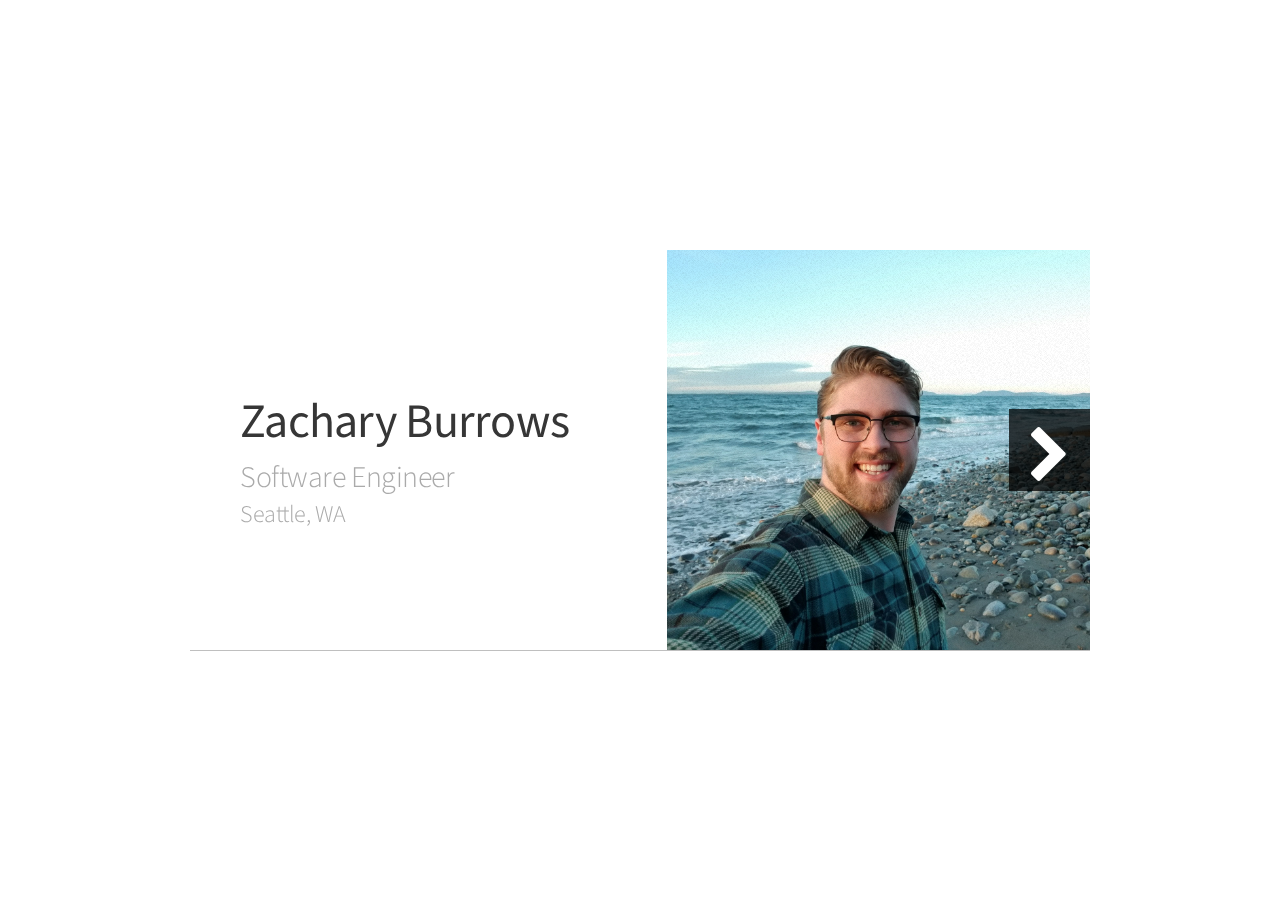
<file: index.html>
<!DOCTYPE HTML>

<html>
	<head>
		<title>Zachary Burrows</title>
		<meta charset="utf-8" />
		<meta name="viewport" content="width=device-width, initial-scale=1" />
		<!--[if lte IE 8]><script src="assets/js/ie/html5shiv.js"></script><![endif]-->
		<link rel="stylesheet" href="assets/css/main.css" />
		<noscript><link rel="stylesheet" href="assets/css/noscript.css" /></noscript>
		<!--[if lte IE 8]><link rel="stylesheet" href="assets/css/ie8.css" /><![endif]-->
	</head>
	<body>

		<!-- Wrapper-->	
			<div id="wrapper">

				<!-- Nav -->
					<nav id="nav">
						<a href="#me" class="icon fa-home active"><span>Home</span></a>
						<a href="#education" class="icon fa-graduation-cap"><span>Education</span></a>
						<a href="#work" class="icon fa-briefcase"><span>Work</span></a>
						<a href="#awards" class="icon fa-trophy"><span>Awards</span></a>
						<a href="#personal" class="icon fa-male"><span>Personal</span></a>
						<a href="#contact" class="icon fa-envelope"><span>Contact</span></a>

					</nav>

				<!-- Main -->
					<div id="main">

						<!-- Me -->
							<article id="me" class="panel">
								<header>
									<h1>Zachary Burrows</h1>
									<p>Software Engineer<br><font size="5">Seattle, WA</font></p>
								</header>

								<a href="#education" class="jumplink pic">
									<span class="arrow icon fa-chevron-right"><span>See my work</span></span>
									<img src="images/me_beach.jpg" alt="" />
								</a>

							</article>

						<!-- Education -->
							<article id="education" class="panel">
								<header>
									<h1>Education</h1>
								</header>
								<p>
									Pursuing a Masters in Computer Science at Georgia Tech. Bacheors of Science in Electrical Engineering at Eastern Washington University, class of 2015.
								</p>
									<p>Undergraduate GPA:  3.70 / 4.00</p>
                                                                        <p>Graduate GPA:  "B"</p>

<!--
								<h2>Transcript Download</h2>
								<section>
									<div class="row">
										<div class="4u 12u$(mobile)">
											<a  href="https://www.dropbox.com/s/ay23pczc81o7rcz/Zachary%20Burrows%20-%20Academic%20Transcript.pdf?dl=1"  class="image fit"><img src="images/download.png" alt=""></a>
										</div>
									</div>
								</section> 
-->
								<h2>Overview</h2>
								<section>
									<div class="row">
										<div class="4u 12u$(mobile)">
											<a class="image fit"><img src="images/georgiatech.png" alt=""></a>
											<p>2017 - 2020</p>
										</div>
										<div class="4u 12u$(mobile)">
											<a class="image fit"><img src="images/EasternWashingtonUniversity.png" alt=""></a>
											<p>2010 - 2015</p>
										</div>
										<!--
										<div class="4u 12u$(mobile)">
											<a class="image fit"><img src="images/SpokaneFallsCommunityCollege.gif" alt="">Fall 2009 - Spring 2010</a>
										</div>
										-->
									</div>
								</section>

								<section>
									<h2>Georgia Tech Coursework</h2>

									<h3><br>Computer Science</h3>
									
										<table>
											<thead>
												<tr>
													<td><strong>Title</strong></td> 
													<td><strong>Grade</strong></td>
													<td><strong>Language/IDE</strong></td>
												</tr>
											</thead>
											<tr>
                                                                                                <td>Graduate Computer Networks</td>
                                                                                                <td>B</td>
                                                                                                <td>Python, Mininet, Linux</td>
                                                                                        </tr>

											<tr>
												<td>Introduction to Graduate Operating Systems</td> 
												<td>B</td>
												<td>C in Linux</td>
											</tr>
											</thead>
										</table>
								</section>

								<section>
									<h2>Eastern Washington University Coursework</h2>

									<h3><br>Computer Science</h3>
									
										<table>
											<thead>
												<tr>
													<td><strong>Title</strong></td> 
													<td><strong>Grade</strong></td>
													<td><strong>Language/IDE</strong></td>
												</tr>
											</thead>
											<tr>
												<td>Programming Principles I</td> 
												<td>4.00</td>
												<td>JAVA in JGrasp</td>
											</tr>
											<tr>
												<td>Programming Principles II</td> 
												<td>4.00</td>
												<td>JAVA in JGrasp</td>
											</tr>
											<tr>
												<td>Data Structures</td> 
												<td>4.00</td>
												<td>JAVA in JGrasp</td>
											</tr>
											<tr>
												<td>Design Patterns</td> 
												<td>4.00</td>
												<td>JAVA and C# in JGrasp and VS</td>
											</tr>
											<tr>
												<td>C Programming for Engineers</td> 
												<td>3.00</td>
												<td>C in Codeblocks</td>
											</tr>
											<tr>
												<td>C and Unix Programming</td> 
												<td>4.00</td>
												<td>C in Ubuntu Terminal</td>
											</tr>
											<tr>
												<td>Operating Systems</td> 
												<td>3.20</td>
												<td>C in Ubuntu Terminal</td>
											</tr>
											
											<tr>
												<td>Relational Detabase Systems</td> 
												<td>3.80</td>
												<td>SQL in MySQL and Toad</td>
											</tr>

											<tr>
												<td>MATLAB</td> 
												<td>3.90</td>
												<td>Matlab Scripting</td>
											</tr>
											<tr>
												<td>Hardware Description Languages</td> 
												<td>3.40</td>
												<td>VHDL with Xilinx</td>
											</tr>
											
										</table>


									<h3><br>Electrical Engineering</h3>
									
										<table>
											<thead>
												<tr>
													<td><strong>Title</strong></td> 
													<td><strong>Grade</strong></td>
													<td><strong>Description</strong></td>
												</tr>
											</thead>

											<tr>
												<td>Digital Hardware</td> 
												<td>4.00</td>
												<td>Digital Design Basics, Boolean Algebra, etc.</td>
											</tr>
											<tr>
												<td>Digital Circuits</td> 
												<td>3.20</td>
												<td>Digital Circuit Design and Analysis</td>
											</tr>
											<tr>
												<td>Microcontroller Systems</td> 
												<td>4.00</td>
												<td>Microcontroller Development in C and Assembly</td>
											</tr>
											<tr>
												<td>Digital Signal Processing</td> 
												<td>3.60</td>
												<td>Digital Signal Analysis</td>
											</tr>
											<tr>
												<td>Control Systems</td> 
												<td>3.30</td>
												<td>State Machines, etc.</td>
											</tr>

											<tr>
												<td>Circuit Theory I</td> 
												<td>4.00</td>
												<td>Analog Circuit Analysis</td>
											</tr>
											<tr>
												<td>Circuit Theory II</td> 
												<td>3.90</td>
												<td>Analog Circuit Analysis</td>
											</tr>
											
											<tr>
												<td>Signals and Systems I</td> 
												<td>4.00</td>
												<td>Analog and Digital Signal Analysis</td>
											</tr>
											<tr>
												<td>Signals and Systems II</td> 
												<td>3.50</td>
												<td>Analog and Digital Signal Analysis</td>
											</tr>
											<tr>
												<td>Energy Systems</td> 
												<td>3.20</td>
												<td>Motors, Generators, and Energy Flow Analysis</td>
											</tr>
											
											<tr>
												<td>Engineering Applied EM</td> 
												<td>3.90</td>
												<td>Electromagnetism</td>
											</tr>
											
											<tr>
												<td>Senior Capstone Design Lab I</td> 
												<td>4.00</td>
												<td>Research, Design, and Documentation</td>
											</tr>
											<tr>
												<td>Senior Capstone Design Lab II</td> 
												<td>3.50</td>
												<td>Prototyping, Redesign, and Final Presentation</td>
											</tr>

											<tr>
												<td>Stochastic Processes + Lab</td> 
												<td>3.90</td>
												<td>Engineering Statistics</td>
											</tr>

											<tr>
												<td>Microelectronics I</td> 
												<td>3.30</td>
												<td>Transistors and Analog Circuit Analysis</td>
											</tr>
											<tr>
												<td>Microelectronics II</td> 
												<td>3.30</td>
												<td>Transistors and Analog Circuit Analysis</td>
											</tr>
											
											<tr>
												<td>Intro to Engineering Graphics</td> 
												<td>4.00</td>
												<td>Mechanical Drafting</td>
											</tr>
										</table>
								</section>
							</article>

						<!-- Work and Projects -->
							<article id="work" class="panel">
								<header>
									<h1>Work and Project Experience</h1>
								</header>
<!--
								<section>
									<h2>Resumé Download</h2>
									<div class="4u$ 12u$(mobile)">
										<a href="https://www.dropbox.com/s/5m5rz0taz5a165t/ZacharyBurrows%20-%20Resume.pdf?dl=1" class="image fit"><img src="images/download.png" alt=""></a>
									</div>
								</section>
-->
								<section>
									<h2>Work</h2>

									<div class="row">
										<div class="4u 12u$(mobile)">
											<a class="image fit"><img src="images/Itron.ico" alt=""></a>
											<h5>Software Engineer</h5>
											<p>May 2016 - June 2017</p>
										</div>
									</div>
									<p>
										As a software engineer in Itron Idea Labs I worked in a very entrepreneurial environment. I acted as project lead on mullion-dollar projects, wrote test procedures and criteria utilizing PHP, C, Bash, and Python.
									<p>
										My software experience in this role is focused on quick-turn development. We followed Agile/Scrum methodologies as-needed, and worked in a very fast-paced environment. I worked on shell scripting and embedded firmware on IoT platforms, C development for IoT applications, and was exposed to PHP and Python for backend applications.
									</p>
								</section>
								
								<section>
									<h2>Internships</h2>
									<p>
										My work has built my understanding of the tech industry, grown me into a better teammate, and taught me what I want to pursue as a career. I've been fortunate enough to work with software, manufacturing, maintenance, engineering, and rapid product prototyping teams with two globally renowned, international, billion-dollar companies.
									</p>
									<div class="row">
										<div class="4u 12u$(mobile)">
											<a class="image fit"><img src="images/Kaiser_Aluminum.ico" alt=""></a>
											<h5>Electrical Engineering Intern</h5>
											<p>Summer 2015</p>
										</div>

										<div class="4u 12u$(mobile)">
											<a class="image fit"><img src="images/Itron.ico" alt=""></a>
											<h5>Engineering Intern</h5>
											<p>Summer 2013</p>
										</div>

										<div class="4u$ 12u$(mobile)">
											<a class="image fit"><img src="images/Itron.ico" alt=""></a>
											<h5>Engineering Intern</h5>
											<p>Summer 2012</p>
										</div>
									</div>
								</section>

								<section>
									<h2>Projects</h2>
									<p>
										I've completed a number of independent and class projects, some of which I revisit when I have ideas to improve them. This site and the Raspberry Pi web server it runs on are ongoing projects.
									</p>
									<div class="row">
										<div class="4u 12u$(mobile)">
											<a class="image fit"><img src="images/fileserver.png" alt=""></a>
											<h5>Multithreaded File Server</h5>
										</div>
										<p>Implemented a multi-threaded file server in C that included implementations of cache, proxy, IPC in C.</p>
									</div>
									<div class="row">
										<div class="4u 12u$(mobile)">
											<a class="image fit"><img src="images/spanningtree.jpg" alt=""></a>
											<h5>Spanning Tree</h5>
										</div>
										<p>Developed a distributed algorithm that implements the Spanning Tree protocol on network typologies.</p>
									</div>
									<div class="row">
										<div class="4u 12u$(mobile)">
											<a class="image fit"><img src="images/sdn_project.jpg" alt=""></a>
											<h5>SDN Firewall</h5>
										</div>
										<p>Implemented robust SDN firewall using python, mininet, and pyretic.</p>
									</div>
									<div class="row">
										<div class="4u 12u$(mobile)">
											<a class="image fit"><img src="images/personalwebsite.jpg" alt=""></a>
											<h5>Personal Website</h5>
											<p>December 2015 - Present</p>
										</div>
									</div>
									<div class="row">
										<div class="4u 12u$(mobile)">
											<a class="image fit"><img src="images/Raspberry_Pi.jpg" alt=""></a>
											<h5>Raspberry Pi Web Server</h5>
											<p>Summer 2013 - Present</p>
										</div>
									</div>
									<div class="row">
										<div class="4u 12u$(mobile)">
											<a class="image fit"><img src="images/CSCD349_Project.png" alt=""></a>
											<h5>Class Project: Wacky Warriors</h5>
											<p>Spring 2015 - Present</p>
										</div>
									</div>
									<div class="row">
										<div class="4u 12u$(mobile)">
											<a class="image fit"><img src="images/WirelessPower.jpg" alt=""></a>
											<h5>Electrical Engineering Capstone: Wireless Power</h5>
											<p>Spring 2014</p>
										</div>
									</div>
									<div class="row">
										<div class="4u 12u$(mobile)">
											<a class="image fit"><img src="images/technical_writing_project.jpg" alt=""></a>
											<h5>Class Project: Technical Writing</h5>
										</div>
									</div>
								</section>
							</article>

						<!-- Awards -->
							<article id="awards" class="panel">
								<header>
									<h1>Awards and Scholarships</h1>
									<p>
										I am very honored to have have been chosen to receive a number of merit-based scholarships. Special thanks to Leroy Nosbaum of Itron for providing the Leroy Nosbaum scholarship and beginning my valuable experience at Itron!
									</p>
								</header>
								<section>
									<div class="row">
										<div class="4u 12u$(mobile)">
											<a class="image fit"><img src="images/IEEE_PES.jpg" alt=""></a>
											<h5>IEEE PES Scholar</h5>
											<p>3 Years</p>
										</div>
										
									</div>
									<div class="row">
										<div class="4u 12u$(mobile)">
											<a class="image fit"><img src="images/nosbaum.jpg" alt=""></a>
											<h5>Leroy Nosbaum Scholarship (Itron)</h5>
											<p>2 Years</p>
										</div>
									</div>
									<div class="row">
										<div class="4u 12u$(mobile)">
											<a class="image fit"><img src="images/Buick-Achievers-Logo.jpg" alt=""></a>
											<h5>Buick Achievers Scholarship</h5>
											<p>3 Years</p>
										</div>
									</div>
								</section>
							</article>

						<!-- Personal -->
							<article id="personal" class="panel">
								<header>
									<h1>Personal</h1>
									<p>
										I love giving back to my community. Here are some examples of volunteer activities and some fun stuff I've been a part of.
									</p>
								</header>
								<section>
									<h3><br>Personal Activities</h3>
									<div class="row">
										<div class="4u 12u$(mobile)">
											<a class="image fit"><img src="images/newtechnorthwest.jpg" alt=""></a>
											<h5>New Tech Northwest</h5>
											<p>Member Since Jan 2018</p>
										</div>
									</div>
									<div class="row">
										<div class="4u 12u$(mobile)">
											<a class="image fit"><img src="images/StartupWeekendSpokane.jpg" alt=""></a>
											<h5>Startup Weekend Spokane</h5>
											<p>2013, 2014</p>
										</div>
									</div>
									<div class="row">
										<div class="4u 12u$(mobile)">
											<a class="image fit"><img src="images/spocodegamerhack.png" alt=""></a>
											<h5>Unity Hackathon</h5>
											<p>Standalone Event, 2014</p>
										</div>
									</div>
								</section>
							</article>

						<!-- Contact -->
							<article id="contact" class="panel">
								<header>
									<h1>Contact Me</h1>
								</header>

								<h3>Email</h3>
								<p>
									zburrows7@gmail.com
								</p>

								<h3>Phone</h3>
								<p>
									206 331 2702
								</p>

								<!--
								<section>
									<h3><br>Email</h3>
									<div class="row">
										<div class="4u 12u$(mobile)">
											<a class="image fit"><img src="images/PersonalWebsite.png" alt=""></a>
											<h5>Personal Website</h5>
											<p>December 2015 - Present</p>
										</div>
									</div>
								</section>
								-->
							</article>
					</div>

				<!-- Footer -->
					<div id="footer">
						<ul class="copyright">
							<li><a href="https://www.facebook.com/zachary.burrows.54" class="icon fa-facebook" target="_blank"></a></li>
							<li><a href="https://www.linkedin.com/in/zburrows" class="icon fa-linkedin" target="_blank"></a></li>
						</ul>
					</div>

			</div>

		<!-- Scripts -->
			<script src="assets/js/jquery.min.js"></script>
			<script src="assets/js/skel.min.js"></script>
			<script src="assets/js/skel-viewport.min.js"></script>
			<script src="assets/js/util.js"></script>
			<!--[if lte IE 8]><script src="assets/js/ie/respond.min.js"></script><![endif]-->
			<script src="assets/js/main.js"></script>

	</body>
</html>
</file>
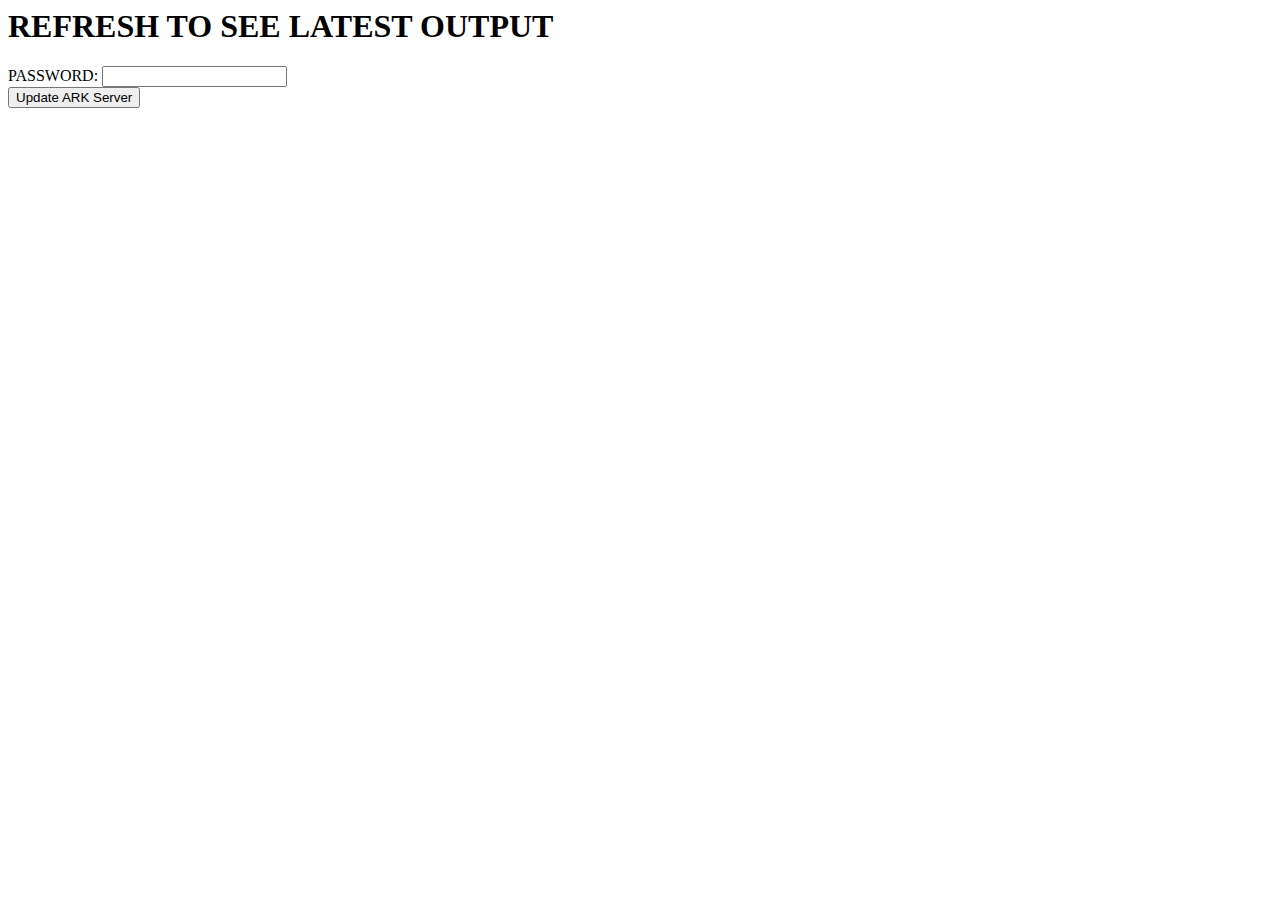
<file: ark/arkupdater.html>
<html>
<body>
    <h1>REFRESH TO SEE LATEST OUTPUT</h1>
    <form action="arkupdater.php">
        PASSWORD: <input type="text" name="pw"><br>
    <input type="submit" value="Update ARK Server">
    </form> 
</body>
</html>

<!--
<html>
<header><title>Ark Updater</title></header>
    <body>
    
    </body>
    <button type="button">Update Server</button> 

     <form action=exec('/var/www/PersonalWebsite_Astral/ark/ssh_command.sh $password_var');>
        Server Password: <input type="text" name="password_var"><br>
        <input type="submit" value="Update Server">
    </form>
</html>
-->
</file>
<file: assets/css/noscript.css>
/*
	Astral by HTML5 UP
	html5up.net | @n33co
	Free for personal and commercial use under the CCA 3.0 license (html5up.net/license)
*/

/* Wrapper */

	#wrapper {
		opacity: 1.0;
	}

/* Nav */

	#nav {
		margin-top: 4em;
	}

		#nav a {
			opacity: 1.0;
		}

			#nav a:before, #nav a:after {
				display: none;
			}

			#nav a span {
				top: 0;
				opacity: 1.0;
			}

				#nav a span:after {
					display: none;
				}

/* Panels */

	#main {
		background: none;
		box-shadow: none;
	}

	.panel {
		position: relative;
		background: #ffffff;
		box-shadow: 0px 1px 0px 0px rgba(0, 0, 0, 0.25);
	}
</file>
<file: assets/css/ie8.css>
/*
	Astral by HTML5 UP
	html5up.net | @n33co
	Free for personal and commercial use under the CCA 3.0 license (html5up.net/license)
*/

/* Basic */

	body {
		background-image: url("images/bg.jpg");
		background-size: cover;
		-ms-behavior: url("assets/js/ie/backgroundsize.min.htc");
	}

/* Section/Article */

	section > .last-child, section.last-child, article > .last-child, article.last-child {
		margin-bottom: 0;
	}

/* Nav */

	#nav a span {
		display: none !important;
	}

	#nav a:before {
		font-size: 1.75em;
	}
</file>
<file: assets/css/main.css>
@import url("http://fonts.googleapis.com/css?family=Source+Sans+Pro:300,400,300italic,400italic");
@import url("font-awesome.min.css");
@charset "UTF-8";
@import url(font-awesome.min.css);
@import url("http://fonts.googleapis.com/css?family=Source+Sans+Pro:300");



/* Reset */

	html, body, div, span, applet, object, iframe, h1, h2, h3, h4, h5, h6, p, blockquote, pre, a, abbr, acronym, address, big, cite, code, del, dfn, em, img, ins, kbd, q, s, samp, small, strike, strong, sub, sup, tt, var, b, u, i, center, dl, dt, dd, ol, ul, li, fieldset, form, label, legend, table, caption, tbody, tfoot, thead, tr, th, td, article, aside, canvas, details, embed, figure, figcaption, footer, header, hgroup, menu, nav, output, ruby, section, summary, time, mark, audio, video {
		margin: 0;
		padding: 0;
		border: 0;
		font-size: 100%;
		font: inherit;
		vertical-align: baseline;
	}

	article, aside, details, figcaption, figure, footer, header, hgroup, menu, nav, section {
		display: block;
	}

	body {
		line-height: 1;
	}

	ol, ul {
		list-style: none;
	}

	blockquote, q {
		quotes: none;
	}

	blockquote:before, blockquote:after, q:before, q:after {
		content: '';
		content: none;
	}

	table {
		border-collapse: collapse;
		border-spacing: 0;
	}

	body {
		-webkit-text-size-adjust: none;
	}

/* Box Model */

	*, *:before, *:after {
		-moz-box-sizing: border-box;
		-webkit-box-sizing: border-box;
		box-sizing: border-box;
	}

/* Grid */

	.row {
		border-bottom: solid 1px transparent;
		-moz-box-sizing: border-box;
		-webkit-box-sizing: border-box;
		box-sizing: border-box;
	}

	.row > * {
		float: left;
		-moz-box-sizing: border-box;
		-webkit-box-sizing: border-box;
		box-sizing: border-box;
	}

	.row:after, .row:before {
		content: '';
		display: block;
		clear: both;
		height: 0;
	}

	.row.uniform > * > :first-child {
		margin-top: 0;
	}

	.row.uniform > * > :last-child {
		margin-bottom: 0;
	}

	.row.\30 \25 > * {
		padding: 0 0 0 0px;
	}

	.row.\30 \25 {
		margin: 0 0 -1px 0px;
	}

	.row.uniform.\30 \25 > * {
		padding: 0px 0 0 0px;
	}

	.row.uniform.\30 \25 {
		margin: 0px 0 -1px 0px;
	}

	.row > * {
		padding: 0 0 0 40px;
	}

	.row {
		margin: 0 0 -1px -40px;
	}

	.row.uniform > * {
		padding: 40px 0 0 40px;
	}

	.row.uniform {
		margin: -40px 0 -1px -40px;
	}

	.row.\32 00\25 > * {
		padding: 0 0 0 80px;
	}

	.row.\32 00\25 {
		margin: 0 0 -1px -80px;
	}

	.row.uniform.\32 00\25 > * {
		padding: 80px 0 0 80px;
	}

	.row.uniform.\32 00\25 {
		margin: -80px 0 -1px -80px;
	}

	.row.\31 50\25 > * {
		padding: 0 0 0 60px;
	}

	.row.\31 50\25 {
		margin: 0 0 -1px -60px;
	}

	.row.uniform.\31 50\25 > * {
		padding: 60px 0 0 60px;
	}

	.row.uniform.\31 50\25 {
		margin: -60px 0 -1px -60px;
	}

	.row.\35 0\25 > * {
		padding: 0 0 0 20px;
	}

	.row.\35 0\25 {
		margin: 0 0 -1px -20px;
	}

	.row.uniform.\35 0\25 > * {
		padding: 20px 0 0 20px;
	}

	.row.uniform.\35 0\25 {
		margin: -20px 0 -1px -20px;
	}

	.row.\32 5\25 > * {
		padding: 0 0 0 10px;
	}

	.row.\32 5\25 {
		margin: 0 0 -1px -10px;
	}

	.row.uniform.\32 5\25 > * {
		padding: 10px 0 0 10px;
	}

	.row.uniform.\32 5\25 {
		margin: -10px 0 -1px -10px;
	}

	.\31 2u, .\31 2u\24 {
		width: 100%;
		clear: none;
		margin-left: 0;
	}

	.\31 1u, .\31 1u\24 {
		width: 91.6666666667%;
		clear: none;
		margin-left: 0;
	}

	.\31 0u, .\31 0u\24 {
		width: 83.3333333333%;
		clear: none;
		margin-left: 0;
	}

	.\39 u, .\39 u\24 {
		width: 75%;
		clear: none;
		margin-left: 0;
	}

	.\38 u, .\38 u\24 {
		width: 66.6666666667%;
		clear: none;
		margin-left: 0;
	}

	.\37 u, .\37 u\24 {
		width: 58.3333333333%;
		clear: none;
		margin-left: 0;
	}

	.\36 u, .\36 u\24 {
		width: 50%;
		clear: none;
		margin-left: 0;
	}

	.\35 u, .\35 u\24 {
		width: 41.6666666667%;
		clear: none;
		margin-left: 0;
	}

	.\34 u, .\34 u\24 {
		width: 33.3333333333%;
		clear: none;
		margin-left: 0;
	}

	.\33 u, .\33 u\24 {
		width: 25%;
		clear: none;
		margin-left: 0;
	}

	.\32 u, .\32 u\24 {
		width: 16.6666666667%;
		clear: none;
		margin-left: 0;
	}

	.\31 u, .\31 u\24 {
		width: 8.3333333333%;
		clear: none;
		margin-left: 0;
	}

	.\31 2u\24 + *,
	.\31 1u\24 + *,
	.\31 0u\24 + *,
	.\39 u\24 + *,
	.\38 u\24 + *,
	.\37 u\24 + *,
	.\36 u\24 + *,
	.\35 u\24 + *,
	.\34 u\24 + *,
	.\33 u\24 + *,
	.\32 u\24 + *,
	.\31 u\24 + * {
		clear: left;
	}

	.\-11u {
		margin-left: 91.66667%;
	}

	.\-10u {
		margin-left: 83.33333%;
	}

	.\-9u {
		margin-left: 75%;
	}

	.\-8u {
		margin-left: 66.66667%;
	}

	.\-7u {
		margin-left: 58.33333%;
	}

	.\-6u {
		margin-left: 50%;
	}

	.\-5u {
		margin-left: 41.66667%;
	}

	.\-4u {
		margin-left: 33.33333%;
	}

	.\-3u {
		margin-left: 25%;
	}

	.\-2u {
		margin-left: 16.66667%;
	}

	.\-1u {
		margin-left: 8.33333%;
	}

	@media screen and (min-width: 737px) {

		.row > * {
			padding: 25px 0 0 25px;
		}

		.row {
			margin: -25px 0 -1px -25px;
		}

		.row.uniform > * {
			padding: 25px 0 0 25px;
		}

		.row.uniform {
			margin: -25px 0 -1px -25px;
		}

		.row.\32 00\25 > * {
			padding: 50px 0 0 50px;
		}

		.row.\32 00\25 {
			margin: -50px 0 -1px -50px;
		}

		.row.uniform.\32 00\25 > * {
			padding: 50px 0 0 50px;
		}

		.row.uniform.\32 00\25 {
			margin: -50px 0 -1px -50px;
		}

		.row.\31 50\25 > * {
			padding: 37.5px 0 0 37.5px;
		}

		.row.\31 50\25 {
			margin: -37.5px 0 -1px -37.5px;
		}

		.row.uniform.\31 50\25 > * {
			padding: 37.5px 0 0 37.5px;
		}

		.row.uniform.\31 50\25 {
			margin: -37.5px 0 -1px -37.5px;
		}

		.row.\35 0\25 > * {
			padding: 12.5px 0 0 12.5px;
		}

		.row.\35 0\25 {
			margin: -12.5px 0 -1px -12.5px;
		}

		.row.uniform.\35 0\25 > * {
			padding: 12.5px 0 0 12.5px;
		}

		.row.uniform.\35 0\25 {
			margin: -12.5px 0 -1px -12.5px;
		}

		.row.\32 5\25 > * {
			padding: 6.25px 0 0 6.25px;
		}

		.row.\32 5\25 {
			margin: -6.25px 0 -1px -6.25px;
		}

		.row.uniform.\32 5\25 > * {
			padding: 6.25px 0 0 6.25px;
		}

		.row.uniform.\32 5\25 {
			margin: -6.25px 0 -1px -6.25px;
		}

		.\31 2u\28desktop\29, .\31 2u\24\28desktop\29 {
			width: 100%;
			clear: none;
			margin-left: 0;
		}

		.\31 1u\28desktop\29, .\31 1u\24\28desktop\29 {
			width: 91.6666666667%;
			clear: none;
			margin-left: 0;
		}

		.\31 0u\28desktop\29, .\31 0u\24\28desktop\29 {
			width: 83.3333333333%;
			clear: none;
			margin-left: 0;
		}

		.\39 u\28desktop\29, .\39 u\24\28desktop\29 {
			width: 75%;
			clear: none;
			margin-left: 0;
		}

		.\38 u\28desktop\29, .\38 u\24\28desktop\29 {
			width: 66.6666666667%;
			clear: none;
			margin-left: 0;
		}

		.\37 u\28desktop\29, .\37 u\24\28desktop\29 {
			width: 58.3333333333%;
			clear: none;
			margin-left: 0;
		}

		.\36 u\28desktop\29, .\36 u\24\28desktop\29 {
			width: 50%;
			clear: none;
			margin-left: 0;
		}

		.\35 u\28desktop\29, .\35 u\24\28desktop\29 {
			width: 41.6666666667%;
			clear: none;
			margin-left: 0;
		}

		.\34 u\28desktop\29, .\34 u\24\28desktop\29 {
			width: 33.3333333333%;
			clear: none;
			margin-left: 0;
		}

		.\33 u\28desktop\29, .\33 u\24\28desktop\29 {
			width: 25%;
			clear: none;
			margin-left: 0;
		}

		.\32 u\28desktop\29, .\32 u\24\28desktop\29 {
			width: 16.6666666667%;
			clear: none;
			margin-left: 0;
		}

		.\31 u\28desktop\29, .\31 u\24\28desktop\29 {
			width: 8.3333333333%;
			clear: none;
			margin-left: 0;
		}

		.\31 2u\24\28desktop\29 + *,
		.\31 1u\24\28desktop\29 + *,
		.\31 0u\24\28desktop\29 + *,
		.\39 u\24\28desktop\29 + *,
		.\38 u\24\28desktop\29 + *,
		.\37 u\24\28desktop\29 + *,
		.\36 u\24\28desktop\29 + *,
		.\35 u\24\28desktop\29 + *,
		.\34 u\24\28desktop\29 + *,
		.\33 u\24\28desktop\29 + *,
		.\32 u\24\28desktop\29 + *,
		.\31 u\24\28desktop\29 + * {
			clear: left;
		}

		.\-11u\28desktop\29 {
			margin-left: 91.66667%;
		}

		.\-10u\28desktop\29 {
			margin-left: 83.33333%;
		}

		.\-9u\28desktop\29 {
			margin-left: 75%;
		}

		.\-8u\28desktop\29 {
			margin-left: 66.66667%;
		}

		.\-7u\28desktop\29 {
			margin-left: 58.33333%;
		}

		.\-6u\28desktop\29 {
			margin-left: 50%;
		}

		.\-5u\28desktop\29 {
			margin-left: 41.66667%;
		}

		.\-4u\28desktop\29 {
			margin-left: 33.33333%;
		}

		.\-3u\28desktop\29 {
			margin-left: 25%;
		}

		.\-2u\28desktop\29 {
			margin-left: 16.66667%;
		}

		.\-1u\28desktop\29 {
			margin-left: 8.33333%;
		}

	}

	@media screen and (max-width: 736px) {

		.row > * {
			padding: 15px 0 0 15px;
		}

		.row {
			margin: -15px 0 -1px -15px;
		}

		.row.uniform > * {
			padding: 15px 0 0 15px;
		}

		.row.uniform {
			margin: -15px 0 -1px -15px;
		}

		.row.\32 00\25 > * {
			padding: 30px 0 0 30px;
		}

		.row.\32 00\25 {
			margin: -30px 0 -1px -30px;
		}

		.row.uniform.\32 00\25 > * {
			padding: 30px 0 0 30px;
		}

		.row.uniform.\32 00\25 {
			margin: -30px 0 -1px -30px;
		}

		.row.\31 50\25 > * {
			padding: 22.5px 0 0 22.5px;
		}

		.row.\31 50\25 {
			margin: -22.5px 0 -1px -22.5px;
		}

		.row.uniform.\31 50\25 > * {
			padding: 22.5px 0 0 22.5px;
		}

		.row.uniform.\31 50\25 {
			margin: -22.5px 0 -1px -22.5px;
		}

		.row.\35 0\25 > * {
			padding: 7.5px 0 0 7.5px;
		}

		.row.\35 0\25 {
			margin: -7.5px 0 -1px -7.5px;
		}

		.row.uniform.\35 0\25 > * {
			padding: 7.5px 0 0 7.5px;
		}

		.row.uniform.\35 0\25 {
			margin: -7.5px 0 -1px -7.5px;
		}

		.row.\32 5\25 > * {
			padding: 3.75px 0 0 3.75px;
		}

		.row.\32 5\25 {
			margin: -3.75px 0 -1px -3.75px;
		}

		.row.uniform.\32 5\25 > * {
			padding: 3.75px 0 0 3.75px;
		}

		.row.uniform.\32 5\25 {
			margin: -3.75px 0 -1px -3.75px;
		}

		.\31 2u\28mobile\29, .\31 2u\24\28mobile\29 {
			width: 100%;
			clear: none;
			margin-left: 0;
		}

		.\31 1u\28mobile\29, .\31 1u\24\28mobile\29 {
			width: 91.6666666667%;
			clear: none;
			margin-left: 0;
		}

		.\31 0u\28mobile\29, .\31 0u\24\28mobile\29 {
			width: 83.3333333333%;
			clear: none;
			margin-left: 0;
		}

		.\39 u\28mobile\29, .\39 u\24\28mobile\29 {
			width: 75%;
			clear: none;
			margin-left: 0;
		}

		.\38 u\28mobile\29, .\38 u\24\28mobile\29 {
			width: 66.6666666667%;
			clear: none;
			margin-left: 0;
		}

		.\37 u\28mobile\29, .\37 u\24\28mobile\29 {
			width: 58.3333333333%;
			clear: none;
			margin-left: 0;
		}

		.\36 u\28mobile\29, .\36 u\24\28mobile\29 {
			width: 50%;
			clear: none;
			margin-left: 0;
		}

		.\35 u\28mobile\29, .\35 u\24\28mobile\29 {
			width: 41.6666666667%;
			clear: none;
			margin-left: 0;
		}

		.\34 u\28mobile\29, .\34 u\24\28mobile\29 {
			width: 33.3333333333%;
			clear: none;
			margin-left: 0;
		}

		.\33 u\28mobile\29, .\33 u\24\28mobile\29 {
			width: 25%;
			clear: none;
			margin-left: 0;
		}

		.\32 u\28mobile\29, .\32 u\24\28mobile\29 {
			width: 16.6666666667%;
			clear: none;
			margin-left: 0;
		}

		.\31 u\28mobile\29, .\31 u\24\28mobile\29 {
			width: 8.3333333333%;
			clear: none;
			margin-left: 0;
		}

		.\31 2u\24\28mobile\29 + *,
		.\31 1u\24\28mobile\29 + *,
		.\31 0u\24\28mobile\29 + *,
		.\39 u\24\28mobile\29 + *,
		.\38 u\24\28mobile\29 + *,
		.\37 u\24\28mobile\29 + *,
		.\36 u\24\28mobile\29 + *,
		.\35 u\24\28mobile\29 + *,
		.\34 u\24\28mobile\29 + *,
		.\33 u\24\28mobile\29 + *,
		.\32 u\24\28mobile\29 + *,
		.\31 u\24\28mobile\29 + * {
			clear: left;
		}

		.\-11u\28mobile\29 {
			margin-left: 91.66667%;
		}

		.\-10u\28mobile\29 {
			margin-left: 83.33333%;
		}

		.\-9u\28mobile\29 {
			margin-left: 75%;
		}

		.\-8u\28mobile\29 {
			margin-left: 66.66667%;
		}

		.\-7u\28mobile\29 {
			margin-left: 58.33333%;
		}

		.\-6u\28mobile\29 {
			margin-left: 50%;
		}

		.\-5u\28mobile\29 {
			margin-left: 41.66667%;
		}

		.\-4u\28mobile\29 {
			margin-left: 33.33333%;
		}

		.\-3u\28mobile\29 {
			margin-left: 25%;
		}

		.\-2u\28mobile\29 {
			margin-left: 16.66667%;
		}

		.\-1u\28mobile\29 {
			margin-left: 8.33333%;
		}

	}

/* Basic */
	body {
		background-image: url(http://i.imgur.com/nKtB4E2.png), url(http://i.imgur.com/LJcoW1a.jpg);
		background-repeat: repeat, no-repeat;
		background-size: auto, 100% 100%;
		font-family: 'Source Sans Pro', sans-serif;
		font-weight: 300;
		color: #777777;
	}

		body.is-loading *, body.is-loading *:before, body.is-loading *:after {
			-moz-transition: none !important;
			-webkit-transition: none !important;
			-ms-transition: none !important;
			transition: none !important;
			-moz-animation: none !important;
			-webkit-animation: none !important;
			-ms-animation: none !important;
			animation: none !important;
		}

	input, textarea, select {
		font-family: 'Source Sans Pro', sans-serif;
		font-weight: 300;
		color: #777777;
	}

	strong, b, h1, h2, h3, h4, h5, h6 {
		font-weight: 400;
		color: #363636;
	}

	blockquote {
		border-left: solid 0.5em #ddd;
		padding: 1em 0 1em 2em;
		font-style: italic;
	}

	em, i {
		font-style: italic;
	}

	hr {
		border: 0;
		border-top: solid 1px #ddd;
		padding: 1.5em 0 0 0;
		margin: 1.75em 0 0 0;
	}

	sub {
		position: relative;
		top: 0.5em;
		font-size: 0.8em;
	}

	sup {
		position: relative;
		top: -0.5em;
		font-size: 0.8em;
	}

	br.clear {
		clear: both;
	}

	p, ul, ol, dl, table, blockquote, form {
		margin-bottom: 2em;
	}

/* Table */

	table {
		width: 100%;
	}

		table.default tbody tr {
			border-bottom: solid 1px #f4f4f4;
		}

		table.default td {
			padding: 0.5em 1em 0.5em 1em;
		}

		table.default th {
			text-align: left;
			font-weight: 400;
			padding: 0.5em 1em 0.5em 1em;
		}

		table.default thead {
			border-bottom: solid 2px #f4f4f4;
		}

/* Form */
	form label {
		display: block;
		font-weight: 400;
		color: #363636;
		margin: 0 0 1em 0;
	}

	form input[type="text"],
	form input[type="email"],
	form input[type="password"],
	form select,
	form textarea {
		-webkit-appearance: none;
		border: 0;
		background: #f4f4f4;
		padding: 0.75em;
		width: 100%;
		-moz-transition: background-color .25s ease-in-out;
		-webkit-transition: background-color .25s ease-in-out;
		-ms-transition: background-color .25s ease-in-out;
		transition: background-color .25s ease-in-out;
	}

		form input[type="text"]:focus,
		form input[type="email"]:focus,
		form input[type="password"]:focus,
		form select:focus,
		form textarea:focus {
			background: #f8f8f8;
		}

	form input[type="text"],
	form input[type="email"],
	form input[type="password"],
	form select {
		line-height: 1.35em;
	}

	form ::-webkit-input-placeholder {
		color: #999;
	}

	form :-moz-placeholder {
		color: #999;
	}

	form ::-moz-placeholder {
		color: #999;
	}

	form :-ms-input-placeholder {
		color: #999;
	}

/* Section/Article */

	section, article {
		margin-bottom: 3em;
	}

		section > :last-child, section:last-child, article > :last-child, article:last-child {
			margin-bottom: 0;
		}

	header > p {
		color: #aaa;
	}

/* Image */

	.image {
		display: inline-block;
	}

		.image img {
			display: block;
			width: 100%;
		}

		.image.fit {
			display: block;
			width: 100%;
		}

		.image.featured {
			display: block;
			width: 100%;
			margin: 0 0 2em 0;
		}

		.image.left {
			float: left;
			margin: 0 2em 2em 0;
		}

		.image.centered {
			display: block;
			margin: 0 0 2em 0;
		}

			.image.centered img {
				margin: 0 auto;
				width: auto;
			}

/* Button */

	input[type="button"],
	input[type="submit"],
	input[type="reset"],
	button,
	.button {
		-webkit-appearance: none;
		display: inline-block;
		background-color: #222222;
		color: #ffffff;
		border: 0;
		cursor: pointer;
		outline: 0;
		-moz-transition: background-color .25s ease-in-out;
		-webkit-transition: background-color .25s ease-in-out;
		-ms-transition: background-color .25s ease-in-out;
		transition: background-color .25s ease-in-out;
	}

		input[type="button"]:hover,
		input[type="submit"]:hover,
		input[type="reset"]:hover,
		button:hover,
		.button:hover {
			background-color: #333333;
		}

		input[type="button"]:active,
		input[type="submit"]:active,
		input[type="reset"]:active,
		button:active,
		.button:active {
			background-color: #444444;
		}

		input[type="button"].alt,
		input[type="submit"].alt,
		input[type="reset"].alt,
		button.alt,
		.button.alt {
			background-color: #777777;
		}

			input[type="button"].alt:hover,
			input[type="submit"].alt:hover,
			input[type="reset"].alt:hover,
			button.alt:hover,
			.button.alt:hover {
				background-color: #888888;
			}

			input[type="button"].alt:active,
			input[type="submit"].alt:active,
			input[type="reset"].alt:active,
			button.alt:active,
			.button.alt:active {
				background-color: #999999;
			}

/* List */

	ul.default {
		list-style: disc;
		padding-left: 1em;
	}

		ul.default li {
			padding-left: 0.5em;
		}

	ul.actions li {
		display: inline-block;
		margin-left: 0.5em;
	}

		ul.actions li:first-child {
			margin-left: 0;
		}

	ol.default {
		list-style: decimal;
		padding-left: 1.25em;
	}

		ol.default li {
			padding-left: 0.25em;
		}

/* Icons */

	.icon {
		position: relative;
		text-decoration: none;
	}

		.icon:before {
			-moz-osx-font-smoothing: grayscale;
			-webkit-font-smoothing: antialiased;
			font-family: FontAwesome;
			font-style: normal;
			font-weight: normal;
			text-transform: none !important;
			font-size: 2em;
		}

		.icon > .label {
			display: none;
		}

/* Nav */

	#nav a {
		position: relative;
		display: inline-block;
		color: #ffffff;
		width: 1em;
		height: 1em;
		line-height: 0.9em;
	}

		#nav a.icon:before {
			padding-right: 0;
		}

/* Panels */

	#main {
		position: relative;
		overflow: hidden;
	}

	.panel {
		position: relative;
	}

/* Me */

	#me .pic {
		position: relative;
		display: block;
	}

		#me .pic:before {
			content: '';
			position: absolute;
			top: 0;
			left: 0;
			background: url("images/overlay.png");
			width: 100%;
			height: 100%;
			z-index: 1;
		}

/* Footer */

	#footer {
		color: #ccc;
		color: rgba(255, 255, 255, 0.45);
	}

		#footer a {
			color: #ddd;
			color: rgba(255, 255, 255, 0.65);
			-moz-transition: color .25s ease-in-out;
			-webkit-transition: color .25s ease-in-out;
			-ms-transition: color .25s ease-in-out;
			transition: color .25s ease-in-out;
		}

			#footer a:hover {
				color: white;
			}

		#footer .copyright li {
			display: inline-block;
		}

			#footer .copyright li:before {
				display: inline;
				content: '\2022';
				padding: 0 0.75em 0 0.75em;
			}

			#footer .copyright li:first-child:before {
				display: none;
			}

/* Desktop */

	@media screen and (min-width: 737px) {

		/* Basic */

			html {
				min-width: 100%;
				min-height: 100%;
			}

			body {
				width: 100%;
				min-width: 1000px;
				min-height: 100%;
				overflow-y: scroll;
				background-attachment: fixed;
				font-size: 14pt;
				line-height: 1.75em;
			}

			input, textarea, select {
				font-size: 14pt;
				line-height: 1.75em;
			}

			h1 {
				font-size: 2.4em;
				letter-spacing: -0.015em;
			}

			h2 {
				font-size: 1.8em;
				letter-spacing: -0.015em;
			}

			h3, h4, h5, h6 {
				font-size: 1.25em;
				letter-spacing: -0.015em;
			}

		/* Section/Article */

			header {
				margin: 0 0 1.5em 0;
			}

				header > p {
					margin: 0.5em 0 0 0;
				}

		/* Button */

			input[type="button"],
			input[type="submit"],
			input[type="reset"],
			button,
			.button {
				padding: 0.7em 1.5em 0.7em 1.5em;
			}

				input[type="button"].small,
				input[type="submit"].small,
				input[type="reset"].small,
				button.small,
				.button.small {
					font-size: 0.75em;
				}

				input[type="button"].big,
				input[type="submit"].big,
				input[type="reset"].big,
				button.big,
				.button.big {
					font-size: 1.25em;
					padding: 0.5em 1.25em 0.5em 1.25em;
				}

				input[type="button"].huge,
				input[type="submit"].huge,
				input[type="reset"].huge,
				button.huge,
				.button.huge {
					font-size: 1.5em;
					padding: 0.5em 1.25em 0.5em 1.25em;
				}

		/* Wrapper */

			#wrapper {
				width: 45em;
				margin: 0 auto;
				opacity: 0.00001;
			}

				#wrapper.tall {
					padding-bottom: 6em;
				}

		/* Nav */

			#nav {
				text-align: center;
				height: 4.25em;
				cursor: default;
			}

				#nav a {
					font-size: 2.5em;
					margin: 0 0.25em 0 0.25em;
					opacity: 0.35;
					outline: 0;
					-moz-transition: opacity .25s ease-in-out;
					-webkit-transition: opacity .25s ease-in-out;
					-ms-transition: opacity .25s ease-in-out;
					transition: opacity .25s ease-in-out;
				}

					#nav a:before {
						font-size: 0.8em;
					}

					#nav a:after {
						content: '';
						display: block;
						position: absolute;
						left: 50%;
						bottom: -0.75em;
						margin-left: -0.5em;
						border-bottom: solid 0em #ffffff;
						border-left: solid 0.5em transparent;
						border-right: solid 0.5em transparent;
						-moz-transition: border-bottom-width .25s ease-in-out;
						-webkit-transition: border-bottom-width .25s ease-in-out;
						-ms-transition: border-bottom-width .25s ease-in-out;
						transition: border-bottom-width .25s ease-in-out;
					}

					#nav a span {
						display: block;
						position: absolute;
						background: #222222;
						color: #ffffff;
						top: -2.75em;
						font-size: 0.3em;
						height: 2.25em;
						line-height: 2.25em;
						left: 50%;
						opacity: 0;
						-moz-transition: opacity .25s ease-in-out;
						-webkit-transition: opacity .25s ease-in-out;
						-ms-transition: opacity .25s ease-in-out;
						transition: opacity .25s ease-in-out;
						width: 5.5em;
						margin-left: -2.75em;
					}

						#nav a span:after {
							content: '';
							display: block;
							position: absolute;
							bottom: -0.4em;
							left: 50%;
							margin-left: -0.6em;
							border-top: solid 0.6em #222222;
							border-left: solid 0.6em transparent;
							border-right: solid 0.6em transparent;
						}

					#nav a:hover {
						opacity: 1.0;
					}

						#nav a:hover span {
							opacity: 1.0;
						}

					#nav a.active {
						opacity: 1.0;
					}

						#nav a.active:after {
							border-bottom-width: 0.5em;
						}

		/* Panels */

			#main {
				width: 45em;
				background: #ffffff;
				box-shadow: 0px 1px 0px 0px rgba(0, 0, 0, 0.25);
			}

			.panel {
				padding: 3.5em 2.5em 3.5em 2.5em;
				position: absolute;
				top: 0;
				left: 0;
				width: 45em;
			}

		/* Me */

			#me {
				padding: 0;
				height: 20em;
			}

				#me .pic {
					display: block;
					position: absolute;
					right: -1px;
					top: 0;
					height: 100%;
					text-decoration: none;
				}

					#me .pic img {
						position: relative;
						display: block;
						height: 100%;
					}

					#me .pic .arrow {
						display: block;
						position: absolute;
						right: 0;
						top: 50%;
						margin-top: -1.375em;
						width: 2.75em;
						height: 2.75em;
						background: #000;
						background: rgba(0, 0, 0, 0.75);
						color: #ffffff;
						text-align: center;
						line-height: 2.75em;
						font-size: 1.5em;
						z-index: 1;
						-moz-transition: width .15s ease-in-out, padding-right .15s ease-in-out;
						-webkit-transition: width .15s ease-in-out, padding-right .15s ease-in-out;
						-ms-transition: width .15s ease-in-out, padding-right .15s ease-in-out;
						transition: width .15s ease-in-out, padding-right .15s ease-in-out;
					}

						#me .pic .arrow:before {
							position: relative;
							padding-right: 0;
							top: 0.125em;
						}

						#me .pic .arrow span {
							display: block;
							text-indent: -9999px;
						}

					#me .pic:hover .arrow {
						width: 3em;
						padding-right: 0.25em;
					}

				#me header {
					position: absolute;
					left: 0;
					top: 0;
					width: 100%;
					height: 100%;
					margin-left: 2.5em;
				}

					#me header > h1 {
						position: absolute;
						left: 0;
						bottom: 52.5%;
						margin: 0;
					}

					#me header > p {
						position: absolute;
						left: 0;
						top: 52.5%;
						font-size: 1.5em;
						letter-spacing: -0.015em;
						margin-top: 0;
					}

		/* Footer */

			#footer {
				text-align: center;
				padding: 2em 0 0 0;
				font-size: 0.75em;
			}

	}

/* Mobile */

	@media screen and (max-width: 736px) {

		/* Basic */

			body, input, textarea, select {
				font-size: 11pt;
				line-height: 1.75em;
			}

			h1, h2 {
				font-size: 1.75em;
				letter-spacing: -0.025em;
			}

			h3, h4, h5, h6 {
				font-size: 1.25em;
				letter-spacing: -0.025em;
			}

		/* Section/Article */

			header {
				margin: 0 0 1.5em 0;
			}

				header > p {
					margin: 0.5em 0 0 0;
				}

		/* Table */

			table.style1 {
				overflow-x: scroll;
			}

		/* List */

			ul.actions li {
				display: block;
				margin: 0.5em 0 0 0;
			}

				ul.actions li:first-child {
					margin-top: 0;
				}

		/* Button */

			input[type="button"],
			input[type="submit"],
			input[type="reset"],
			button,
			.button {
				display: block;
				width: 100%;
				padding: 0.75em 0 0.75em 0;
				text-align: center;
			}

		/* Wrapper */

			#wrapper {
				padding: 7px;
			}

		/* Nav */

			#nav {
				text-align: center;
				margin: 6px 0 8px 0;
			}

				#nav a {
					font-size: 2em;
					opacity: 0.5;
					outline: 0;
					width: 1.5em;
					height: 1.5em;
					line-height: 1.35em;
					margin: 0 0.25em 0 0.25em;
				}

					#nav a:active {
						opacity: 1.0;
					}

					#nav a span {
						display: none;
					}

		/* Panels */

			#main {
				background: none;
			}

			.panel {
				padding: 15px 15px 15px 15px;
				margin: 0 0 7px 0;
				background: #ffffff;
				box-shadow: 0px 1px 0px 0px rgba(0, 0, 0, 0.25);
			}

				.panel header {
					padding-top: 1em;
				}

		/* Me */

			#me .pic {
				width: 100%;
			}

				#me .pic img {
					display: block;
					width: 100%;
				}

				#me .pic .arrow {
					display: none;
				}

			#me header {
				text-align: center;
			}

				#me header > h1 {
					font-size: 2.15em;
					letter-spacing: -0.025em;
				}

				#me header > p {
					font-size: 1.25em;
				}

		/* Footer */

			#footer {
				text-align: center;
				padding: 2em 0 0 0;
				font-size: 0.85em;
			}

				#footer .copyright li {
					display: block;
				}

					#footer .copyright li:before {
						display: none;
					}

	}
</file>
